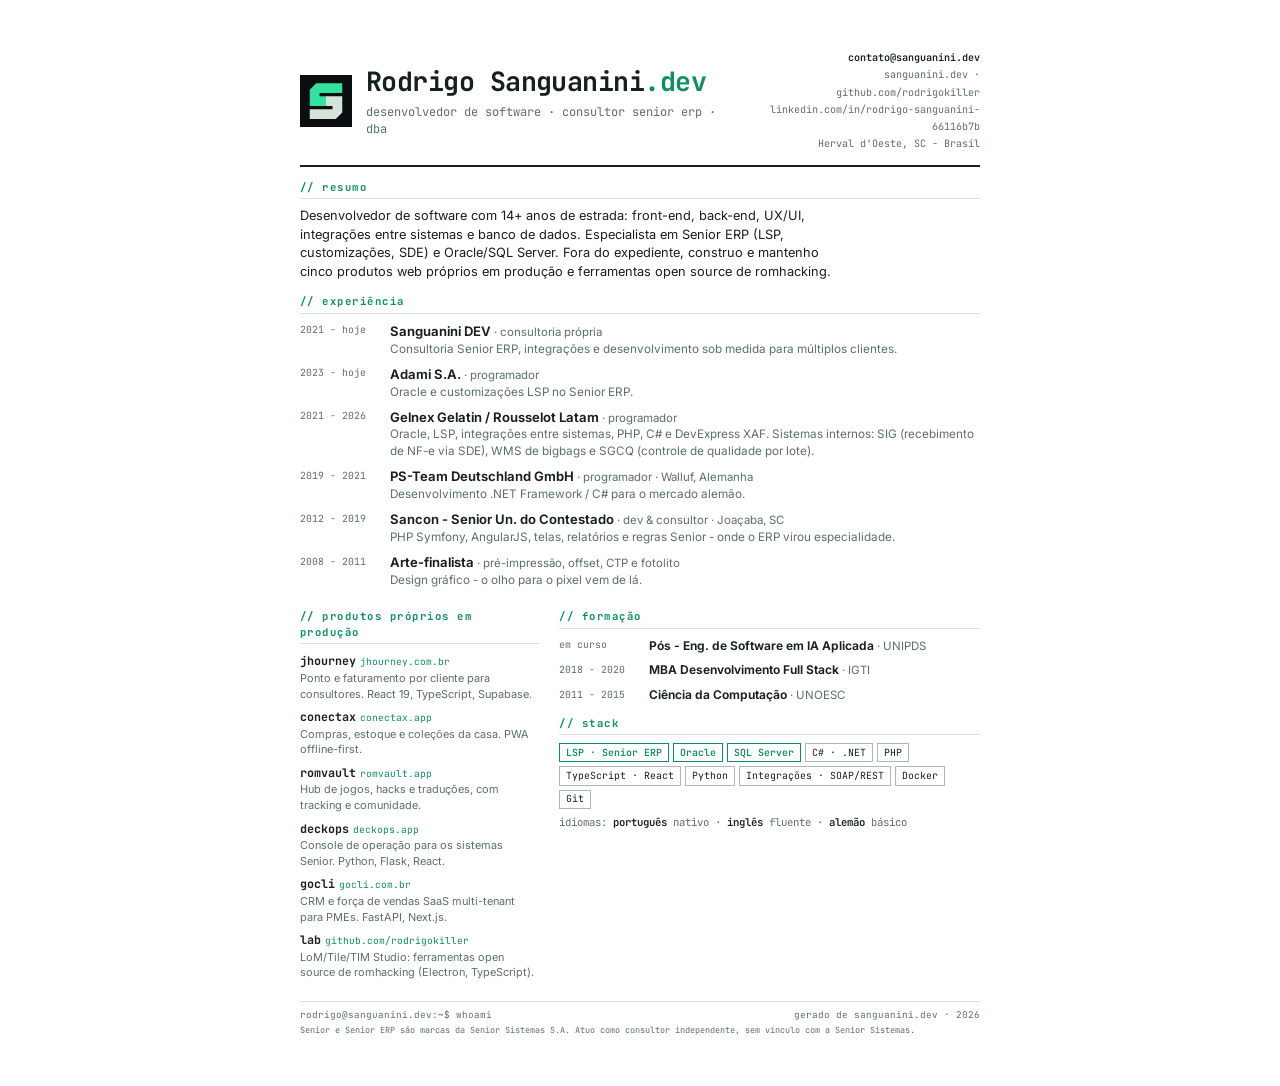
<file: files/cv.html>
<!DOCTYPE html>
<html lang="pt-BR">
<head>
<meta charset="UTF-8">
<meta name="viewport" content="width=device-width, initial-scale=1">
<title>Currículo - Rodrigo Sanguanini</title>
<style>
  /* Versão papel do tema Fósforo: mesma geometria (raio zero, réguas),
     invertida para impressão. Edite e re-gere o PDF quando quiser. */
  @font-face {
    font-family: 'Inter';
    font-weight: 100 900;
    src: url('../fonts/inter-latin.woff2') format('woff2');
  }
  @font-face {
    font-family: 'JetBrains Mono';
    font-weight: 100 800;
    src: url('../fonts/jetbrains-mono-latin.woff2') format('woff2');
  }
  :root {
    --ink: #17211c;
    --muted: #5c6f68;
    --line: #d9e2dd;
    --line-strong: #a9bab2;
    --accent: #0e8f60;
    --mono: 'JetBrains Mono', 'Cascadia Mono', ui-monospace, Consolas, monospace;
    --sans: 'Inter', 'Segoe UI', system-ui, sans-serif;
  }
  * { box-sizing: border-box; border-radius: 0; margin: 0; }
  html, body { background: #fff; }
  body {
    font-family: var(--sans); color: var(--ink);
    font-size: 9.6pt; line-height: 1.45;
    width: 210mm; margin: 0 auto; padding: 13mm 15mm;
  }
  a { color: inherit; text-decoration: none; }

  /* cabeçalho */
  header { display: flex; align-items: center; gap: 14px; border-bottom: 2px solid var(--ink); padding-bottom: 12px; }
  header svg { flex-shrink: 0; }
  h1 { font-family: var(--mono); font-size: 20pt; font-weight: 700; letter-spacing: -0.02em; }
  h1 .dev { color: var(--accent); }
  .titulo { font-family: var(--mono); font-size: 9pt; color: var(--muted); margin-top: 2px; }
  .contato {
    margin-left: auto; text-align: right;
    font-family: var(--mono); font-size: 7.6pt; color: var(--muted); line-height: 1.7;
  }
  .contato b { color: var(--ink); font-weight: 600; }

  /* seções */
  section { margin-top: 13px; }
  h2 {
    font-family: var(--mono); font-size: 8pt; font-weight: 700;
    letter-spacing: 0.14em; color: var(--accent);
    border-bottom: 1px solid var(--line); padding-bottom: 3px; margin-bottom: 8px;
  }
  h2::before { content: '// '; }

  .resumo { color: var(--ink); max-width: 68ch; }

  /* experiência */
  .evento { display: flex; gap: 12px; margin-bottom: 7px; break-inside: avoid; }
  .quando {
    font-family: var(--mono); font-size: 7.4pt; color: var(--muted);
    flex-shrink: 0; width: 78px; padding-top: 1.5px;
    font-variant-numeric: tabular-nums;
  }
  .evento h3 { font-size: 9.8pt; font-weight: 650; }
  .evento h3 small { font-weight: 400; color: var(--muted); font-size: 8.6pt; }
  .evento p { color: var(--muted); font-size: 8.8pt; }

  /* duas colunas: produtos | formação+stack */
  .colunas { display: flex; gap: 20px; }
  .colunas > div { flex: 1; min-width: 0; }

  .produto { margin-bottom: 5.5px; break-inside: avoid; }
  .produto b { font-family: var(--mono); font-size: 8.8pt; font-weight: 700; }
  .produto .url { font-family: var(--mono); font-size: 7.2pt; color: var(--accent); }
  .produto p { color: var(--muted); font-size: 8.2pt; }

  .skills { display: flex; flex-wrap: wrap; gap: 4px; }
  .skills span {
    font-family: var(--mono); font-size: 7.4pt;
    border: 1px solid var(--line-strong); color: var(--ink);
    padding: 1.5px 6px; white-space: nowrap;
  }
  .skills span.forte { border-color: var(--accent); color: var(--accent); font-weight: 600; }

  .linha-info { font-family: var(--mono); font-size: 8pt; color: var(--muted); margin-top: 6px; }
  .linha-info b { color: var(--ink); font-weight: 600; }

  footer {
    margin-top: 14px; border-top: 1px solid var(--line); padding-top: 6px;
    font-family: var(--mono); font-size: 7pt; color: var(--muted);
    display: flex; justify-content: space-between; flex-wrap: wrap; row-gap: 3px;
  }
  footer .aviso-marca { flex-basis: 100%; font-size: 6.4pt; }

  @media print {
    body { padding: 10mm 13mm; }
    @page { size: A4; margin: 0; }
  }
</style>
</head>
<body>

  <header>
    <svg width="52" height="52" viewBox="0 0 32 32" aria-hidden="true">
      <rect width="32" height="32" fill="#0b0e10"/>
      <polygon points="10,5 26,5 26,11 12,11 12,13 16,13 16,19 6,19 6,9" fill="#34e2a0"/>
      <polygon points="22,27 6,27 6,21 20,21 20,19 16,19 16,13 26,13 26,23" fill="#d6e2dc"/>
    </svg>
    <div>
      <h1>Rodrigo Sanguanini<span class="dev">.dev</span></h1>
      <div class="titulo">desenvolvedor de software · consultor senior erp · dba</div>
    </div>
    <div class="contato">
      <b>contato@sanguanini.dev</b><br>
      sanguanini.dev · github.com/rodrigokiller<br>
      linkedin.com/in/rodrigo-sanguanini-66116b7b<br>
      Herval d'Oeste, SC - Brasil
    </div>
  </header>

  <section>
    <h2>resumo</h2>
    <p class="resumo">
      Desenvolvedor de software com 14+ anos de estrada: front-end, back-end, UX/UI,
      integrações entre sistemas e banco de dados. Especialista em Senior ERP (LSP,
      customizações, SDE) e Oracle/SQL Server. Fora do expediente, construo e mantenho
      cinco produtos web próprios em produção e ferramentas open source de romhacking.
    </p>
  </section>

  <section>
    <h2>experiência</h2>
    <div class="evento">
      <span class="quando">2021 - hoje</span>
      <div><h3>Sanguanini DEV <small>· consultoria própria</small></h3>
      <p>Consultoria Senior ERP, integrações e desenvolvimento sob medida para múltiplos clientes.</p></div>
    </div>
    <div class="evento">
      <span class="quando">2023 - hoje</span>
      <div><h3>Adami S.A. <small>· programador</small></h3>
      <p>Oracle e customizações LSP no Senior ERP.</p></div>
    </div>
    <div class="evento">
      <span class="quando">2021 - 2026</span>
      <div><h3>Gelnex Gelatin / Rousselot Latam <small>· programador</small></h3>
      <p>Oracle, LSP, integrações entre sistemas, PHP, C# e DevExpress XAF. Sistemas internos: SIG (recebimento de NF-e via SDE), WMS de bigbags e SGCQ (controle de qualidade por lote).</p></div>
    </div>
    <div class="evento">
      <span class="quando">2019 - 2021</span>
      <div><h3>PS-Team Deutschland GmbH <small>· programador · Walluf, Alemanha</small></h3>
      <p>Desenvolvimento .NET Framework / C# para o mercado alemão.</p></div>
    </div>
    <div class="evento">
      <span class="quando">2012 - 2019</span>
      <div><h3>Sancon - Senior Un. do Contestado <small>· dev &amp; consultor · Joaçaba, SC</small></h3>
      <p>PHP Symfony, AngularJS, telas, relatórios e regras Senior - onde o ERP virou especialidade.</p></div>
    </div>
    <div class="evento">
      <span class="quando">2008 - 2011</span>
      <div><h3>Arte-finalista <small>· pré-impressão, offset, CTP e fotolito</small></h3>
      <p>Design gráfico - o olho para o pixel vem de lá.</p></div>
    </div>
  </section>

  <div class="colunas">
    <section>
      <h2>produtos próprios em produção</h2>
      <div class="produto"><b>jhourney</b> <span class="url">jhourney.com.br</span>
        <p>Ponto e faturamento por cliente para consultores. React 19, TypeScript, Supabase.</p></div>
      <div class="produto"><b>conectax</b> <span class="url">conectax.app</span>
        <p>Compras, estoque e coleções da casa. PWA offline-first.</p></div>
      <div class="produto"><b>romvault</b> <span class="url">romvault.app</span>
        <p>Hub de jogos, hacks e traduções, com tracking e comunidade.</p></div>
      <div class="produto"><b>deckops</b> <span class="url">deckops.app</span>
        <p>Console de operação para os sistemas Senior. Python, Flask, React.</p></div>
      <div class="produto"><b>gocli</b> <span class="url">gocli.com.br</span>
        <p>CRM e força de vendas SaaS multi-tenant para PMEs. FastAPI, Next.js.</p></div>
      <div class="produto"><b>lab</b> <span class="url">github.com/rodrigokiller</span>
        <p>LoM/Tile/TIM Studio: ferramentas open source de romhacking (Electron, TypeScript).</p></div>
    </section>

    <section>
      <h2>formação</h2>
      <div class="evento">
        <span class="quando">em curso</span>
        <div><h3 style="font-size:9pt">Pós - Eng. de Software em IA Aplicada <small>· UNIPDS</small></h3></div>
      </div>
      <div class="evento">
        <span class="quando">2018 - 2020</span>
        <div><h3 style="font-size:9pt">MBA Desenvolvimento Full Stack <small>· IGTI</small></h3></div>
      </div>
      <div class="evento">
        <span class="quando">2011 - 2015</span>
        <div><h3 style="font-size:9pt">Ciência da Computação <small>· UNOESC</small></h3></div>
      </div>

      <h2 style="margin-top:12px">stack</h2>
      <div class="skills">
        <span class="forte">LSP · Senior ERP</span>
        <span class="forte">Oracle</span>
        <span class="forte">SQL Server</span>
        <span>C# · .NET</span>
        <span>PHP</span>
        <span>TypeScript · React</span>
        <span>Python</span>
        <span>Integrações · SOAP/REST</span>
        <span>Docker</span>
        <span>Git</span>
      </div>
      <p class="linha-info">idiomas: <b>português</b> nativo · <b>inglês</b> fluente · <b>alemão</b> básico</p>
    </section>
  </div>

  <footer>
    <span>rodrigo@sanguanini.dev:~$ whoami</span>
    <span>gerado de sanguanini.dev · 2026</span>
    <span class="aviso-marca">Senior e Senior ERP são marcas da Senior Sistemas S.A. Atuo como consultor independente, sem vínculo com a Senior Sistemas.</span>
  </footer>

</body>
</html>
</file>
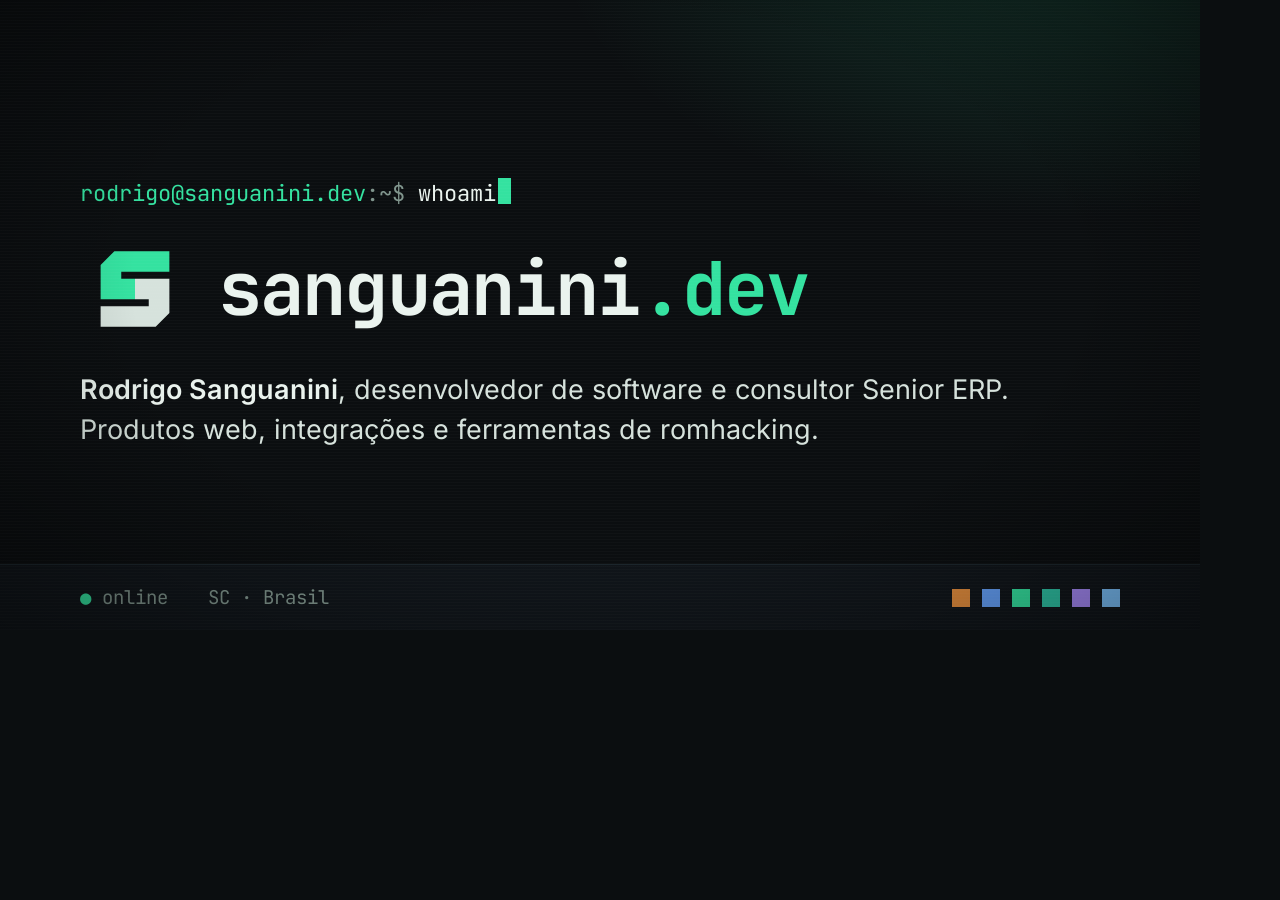
<file: marca/og-fonte.html>
<!DOCTYPE html>
<html lang="pt-BR">
<head>
<meta charset="UTF-8">
<title>og:image - fonte</title>
<style>
  /* Fonte da imagem OG (1200x630). Para regenerar:
     chrome --headless=new --window-size=1200,630 --screenshot=img/og.png marca/og-fonte.html */
  @font-face {
    font-family: 'Inter';
    font-weight: 100 900;
    src: url('../fonts/inter-latin.woff2') format('woff2');
  }
  @font-face {
    font-family: 'JetBrains Mono';
    font-weight: 100 800;
    src: url('../fonts/jetbrains-mono-latin.woff2') format('woff2');
  }
  * { margin: 0; box-sizing: border-box; border-radius: 0; }
  html, body { width: 1200px; height: 630px; overflow: hidden; }
  body {
    background: #0b0e10;
    color: #d6e2dc;
    font-family: 'JetBrains Mono', monospace;
    position: relative;
    display: flex; flex-direction: column;
  }
  /* brilho de fósforo no canto, como no hero do site */
  .glow {
    position: absolute; inset: 0;
    background: radial-gradient(720px 420px at 88% -12%, rgba(52, 226, 160, 0.16), transparent 70%);
  }
  /* scanlines + vinheta */
  .crt {
    position: absolute; inset: 0; pointer-events: none;
    background: repeating-linear-gradient(0deg, rgba(255, 255, 255, 0.02) 0 1px, transparent 1px 3px);
  }
  .vinheta {
    position: absolute; inset: 0; pointer-events: none;
    background: radial-gradient(ellipse at 50% 45%, transparent 55%, rgba(0, 0, 0, 0.42));
  }

  .conteudo {
    position: relative; flex: 1;
    padding: 64px 80px 0;
    display: flex; flex-direction: column; justify-content: center; gap: 26px;
  }
  .prompt { font-size: 22px; color: #7f948c; }
  .prompt .user { color: #34e2a0; }
  .prompt .cmd { color: #eaf3ee; }
  .caret {
    display: inline-block; width: 13px; height: 26px;
    background: #34e2a0; vertical-align: -3px; margin-left: 2px;
  }

  .marca-linha { display: flex; align-items: center; gap: 28px; }
  h1 {
    font-size: 74px; font-weight: 700; letter-spacing: -0.025em;
    color: #eaf3ee; line-height: 1.05;
  }
  h1 .dev { color: #34e2a0; }

  .sub {
    font-family: 'Inter', sans-serif; font-size: 27px; color: #d6e2dc;
    max-width: 36em; line-height: 1.5;
  }
  .sub b { color: #eaf3ee; font-weight: 600; }

  /* barra de status inferior, como o rodapé do site */
  .status {
    position: relative;
    border-top: 1px solid #1c262c; background: #10151a;
    padding: 20px 80px;
    display: flex; align-items: center; gap: 40px;
    font-size: 19px; color: #7f948c;
  }
  .status .on::before { content: '● '; color: #34e2a0; }
  .produtos { display: flex; gap: 12px; margin-left: auto; align-items: center; }
  .produtos i { width: 18px; height: 18px; display: block; }
</style>
</head>
<body>
  <div class="glow"></div>

  <div class="conteudo">
    <div class="prompt"><span class="user">rodrigo@sanguanini.dev</span>:~$ <span class="cmd">whoami</span><span class="caret"></span></div>
    <div class="marca-linha">
      <svg width="110" height="110" viewBox="0 0 32 32" aria-hidden="true">
        <polygon points="10,5 26,5 26,11 12,11 12,13 16,13 16,19 6,19 6,9" fill="#34e2a0"/>
        <polygon points="22,27 6,27 6,21 20,21 20,19 16,19 16,13 26,13 26,23" fill="#d6e2dc"/>
      </svg>
      <h1>sanguanini<span class="dev">.dev</span></h1>
    </div>
    <div class="sub">
      <b>Rodrigo Sanguanini</b>, desenvolvedor de software e consultor Senior ERP.
      Produtos web, integrações e ferramentas de romhacking.
    </div>
  </div>

  <div class="status">
    <span class="on">online</span>
    <span>SC · Brasil</span>
    <span class="produtos">
      <i style="background:#e08b3c"></i>
      <i style="background:#639ff7"></i>
      <i style="background:#34e2a0"></i>
      <i style="background:#2ec4a6"></i>
      <i style="background:#a78bfa"></i>
      <i style="background:#7dc4ff"></i>
    </span>
  </div>

  <div class="crt"></div>
  <div class="vinheta"></div>
</body>
</html>
</file>
